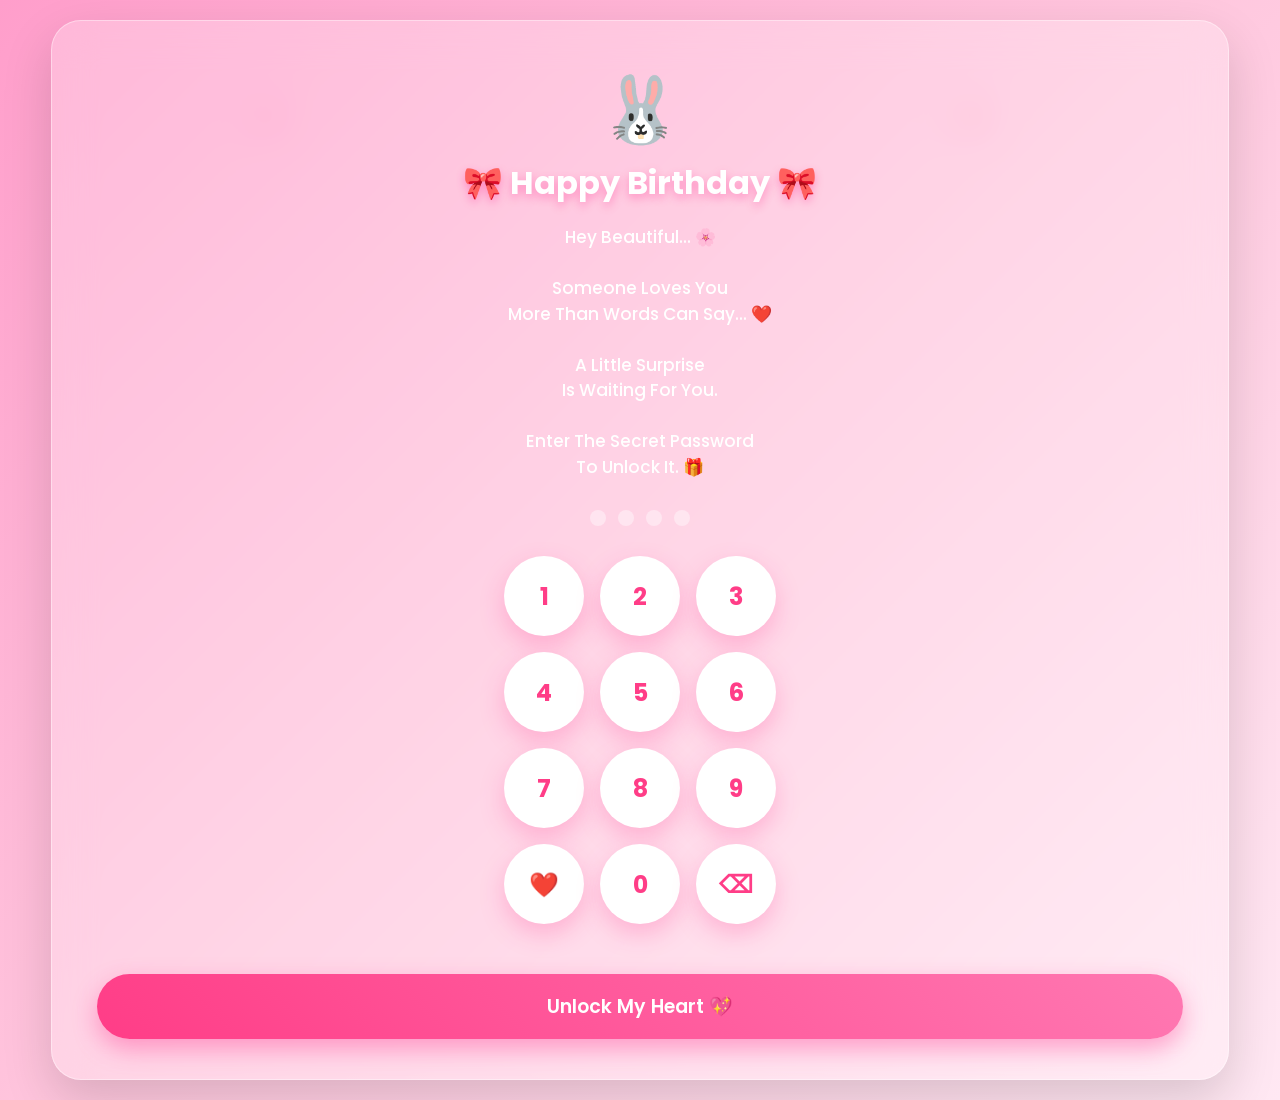
<file: index.html>
<!DOCTYPE html>
<html lang="en">
<head>
    <meta charset="UTF-8">
    <meta name="viewport" content="width=device-width, initial-scale=1.0">
    <title>Birthday Surprise ❤️</title>

    <link rel="stylesheet" href="style.css">

    <!-- Google Font -->
    <link href="https://fonts.googleapis.com/css2?family=Poppins:wght@300;400;600;700&display=swap" rel="stylesheet">
</head>

<body>

    <!-- Floating Hearts -->
    <div class="hearts"></div>

    <!-- Main Card -->
    <div class="container">

        <div class="card">

            <!-- Bunny -->
            <div class="bunny">🐰</div>

            <!-- Heading -->
            <h1>🎀 Happy Birthday 🎀</h1>

            <p class="message">
                Hey Beautiful... 🌸 <br><br>

                Someone Loves You <br>
                More Than Words Can Say... ❤️ <br><br>

                A Little Surprise <br>
                Is Waiting For You. <br><br>

                Enter The Secret Password <br>
                To Unlock It. 🎁
            </p>

            <!-- Password Dots -->
            <div class="dots">
                <span></span>
                <span></span>
                <span></span>
                <span></span>
            </div>

            <!-- Keypad -->
            <div class="keypad">

                <button>1</button>
                <button>2</button>
                <button>3</button>

                <button>4</button>
                <button>5</button>
                <button>6</button>

                <button>7</button>
                <button>8</button>
                <button>9</button>

                <button>❤️</button>
                <button>0</button>
                <button>⌫</button>

            </div>

            <button class="unlock-btn">
                Unlock My Heart 💖
            </button>

        </div>

    </div>

    <script src="script.js"></script>

</body>
</html>
</file>
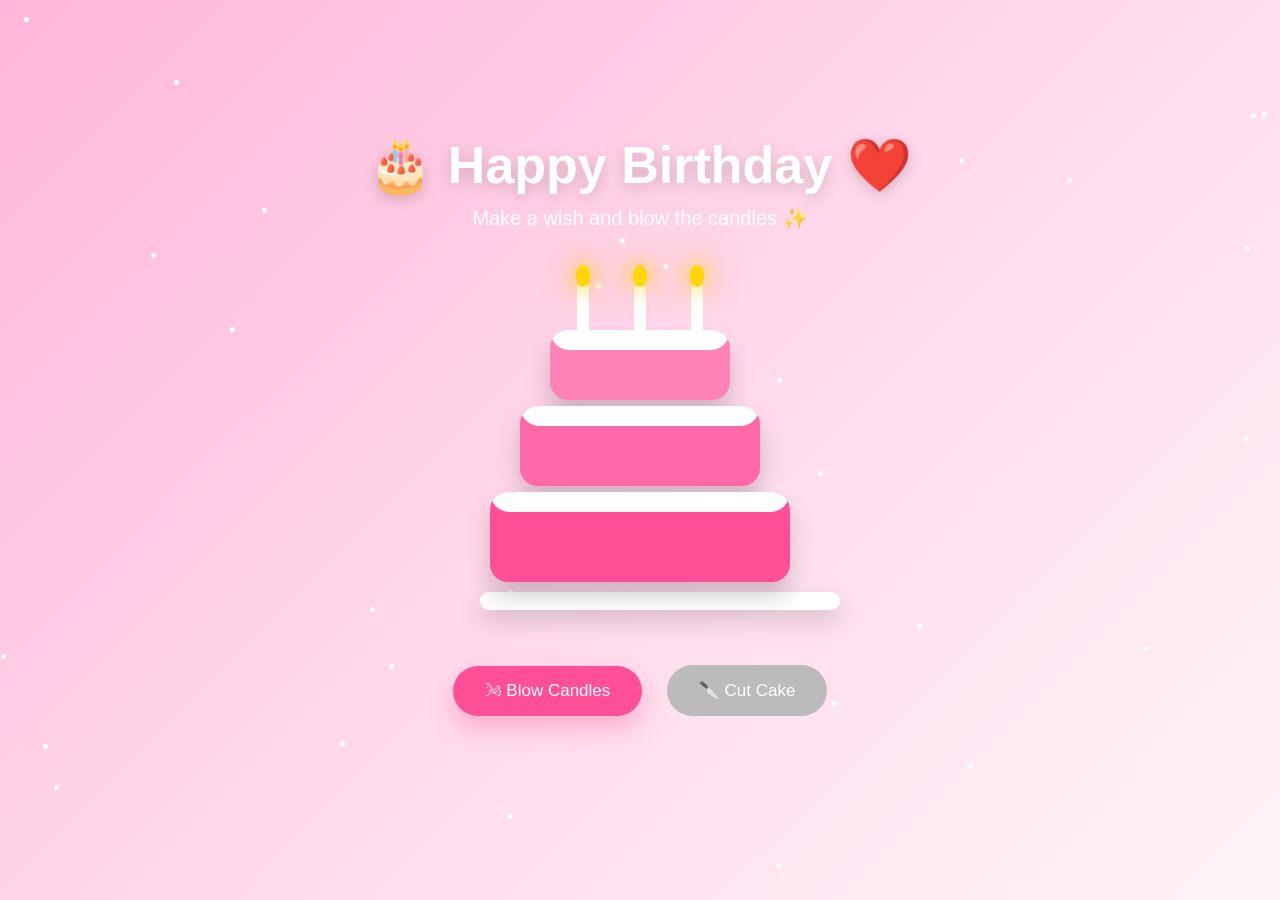
<file: cake.html>
<!DOCTYPE html>
<html lang="en">
<head>

    <meta charset="UTF-8">
    <meta name="viewport" content="width=device-width, initial-scale=1.0">

    <title>Birthday Cake 🎂</title>

    <link rel="stylesheet" href="cake.css">

</head>
<body>

    <!-- Background Effects -->

    <div id="floating-hearts"></div>
    <div id="floating-balloons"></div>
    <div id="sparkles"></div>
    <div id="confetti"></div>

    <!-- Main Container -->

    <div class="container">

        <h1>🎂 Happy Birthday ❤️</h1>

        <p>
            Make a wish and blow the candles ✨
        </p>

        <!-- Cake -->

        <div id="cake">

            <!-- Candles -->

            <div class="candles">

                <div class="candle">
                    <div class="flame"></div>
                </div>

                <div class="candle">
                    <div class="flame"></div>
                </div>

                <div class="candle">
                    <div class="flame"></div>
                </div>

            </div>

            <!-- Top Layer -->

            <div class="layer top">

                <div class="icing"></div>

            </div>

            <!-- Middle Layer -->

            <div class="layer middle">

                <div class="icing"></div>

            </div>

            <!-- Bottom Layer -->

            <div class="layer bottom">

                <div class="icing"></div>

            </div>

            <!-- Cake Plate -->

            <div class="plate"></div>

        </div>

        <!-- Buttons -->

        <div class="buttons">

            <button id="blowBtn">
                🌬 Blow Candles
            </button>

            <button id="cutBtn" disabled>
                🔪 Cut Cake
            </button>

        </div>

        <!-- Hidden Message -->

        <div id="message">

            <h2>🎉 Yayyy!! ❤️</h2>

            <p>
                🎉 Happy Birthday, Beautiful! ❤️

                Dil se dua karta hoon ki tumhari zindagi hamesha khushiyon se bhari rahe.
                Tumhare saare sapne sach ho jaayein,
                aur tumhari pyari si smile kabhi kam na ho. 💖

                Meri zindagi ki sabse khoobsurat yaadon mein
                tum hamesha ek khaas jagah rakhogi. 🌸

                Hamesha khush rehna, muskurate rehna,
                aur apni life mein hamesha aage badhte rehna.

                Happy Birthday Once Again! 🎂✨
            </p>

            <button id="nextBtn">
                🎊 Continue Celebration
            </button>

        </div>

    </div>

    <script src="cake.js"></script>

</body>
</html>
</file>
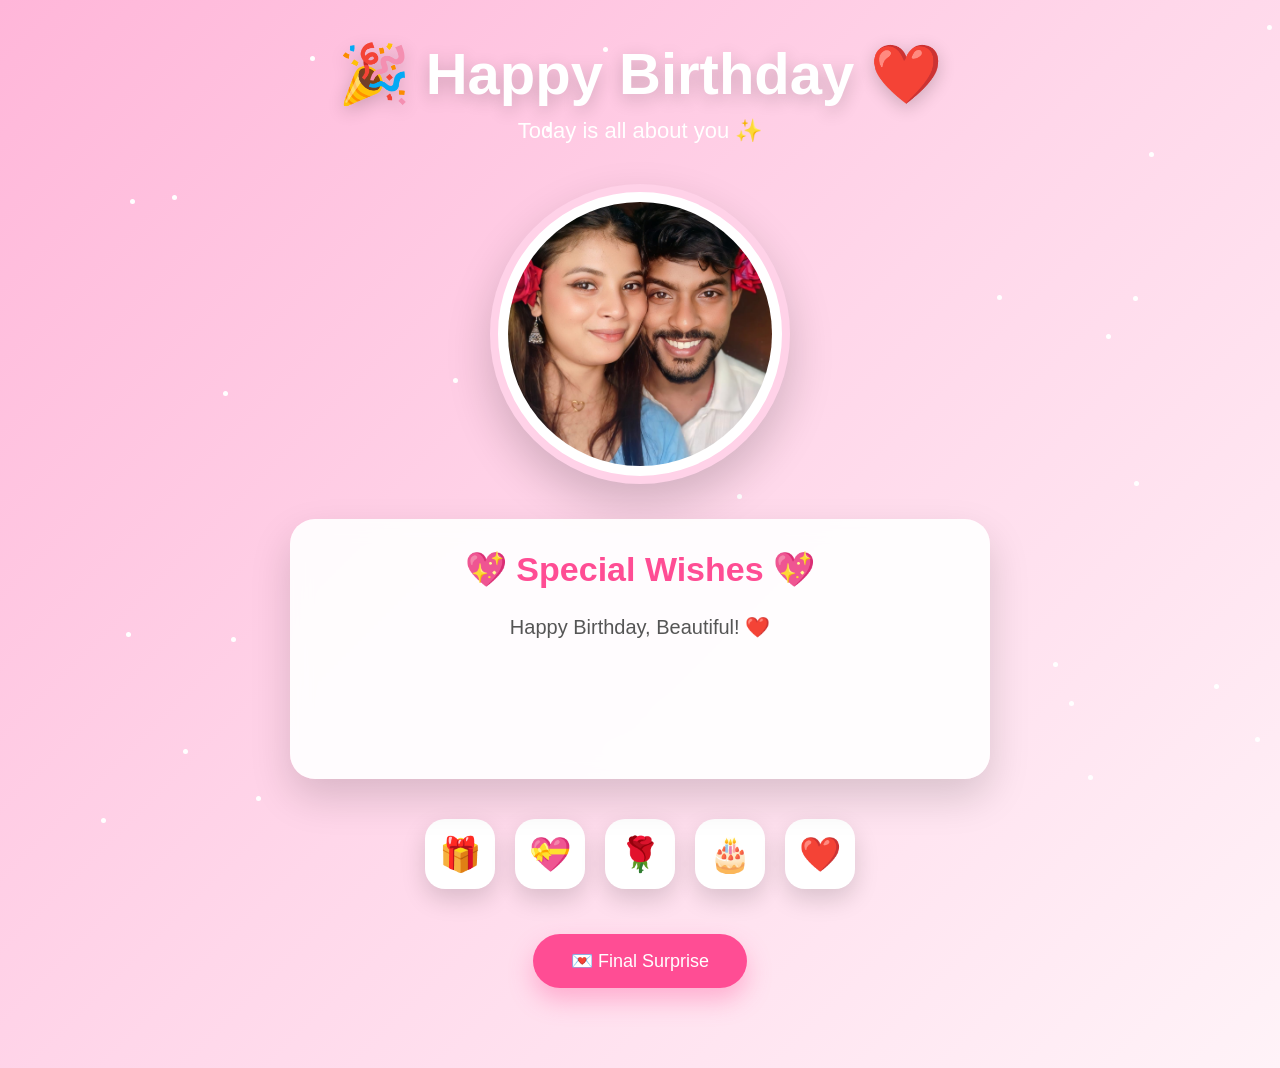
<file: celebration.html>
<!DOCTYPE html>
<html lang="en">
<head>

    <meta charset="UTF-8">
    <meta name="viewport" content="width=device-width, initial-scale=1.0">

    <title>Birthday Celebration 🎉</title>

    <link rel="stylesheet" href="celebration.css">

</head>
<body>

    <!-- Background Effects -->

    <div id="floating-hearts"></div>
    <div id="floating-balloons"></div>
    <div id="sparkles"></div>
    <div id="confetti"></div>

    <!-- Main Container -->

    <div class="container">

        <h1 id="title">
            🎉 Happy Birthday ❤️
        </h1>

        <p class="subtitle">
            Today is all about you ✨
        </p>

        <!-- Photo Frame -->

        <div class="photo-frame">

            <!-- Replace this image with your own -->

            <img src="images/photo6.jpg"
                 alt="Birthday Girl"
                 id="birthdayPhoto">

        </div>

        <!-- Wishes -->

        <div class="wish-box">

            <h2>💖 Special Wishes 💖</h2>

            <p id="typingText"></p>

        </div>

        <!-- Gift Icons -->

        <div class="gift-row">

            <div class="gift">🎁</div>
            <div class="gift">💝</div>
            <div class="gift">🌹</div>
            <div class="gift">🎂</div>
            <div class="gift">❤️</div>

        </div>

        <!-- Button -->

        <button id="nextBtn">

            💌 Final Surprise

        </button>

    </div>

    <!-- Optional Music -->

    <!--
    <audio id="birthdayMusic" autoplay loop>
        <source src="music/happy-birthday.mp3" type="audio/mpeg">
    </audio>
    -->

    <script src="celebration.js"></script>

</body>
</html>
</file>
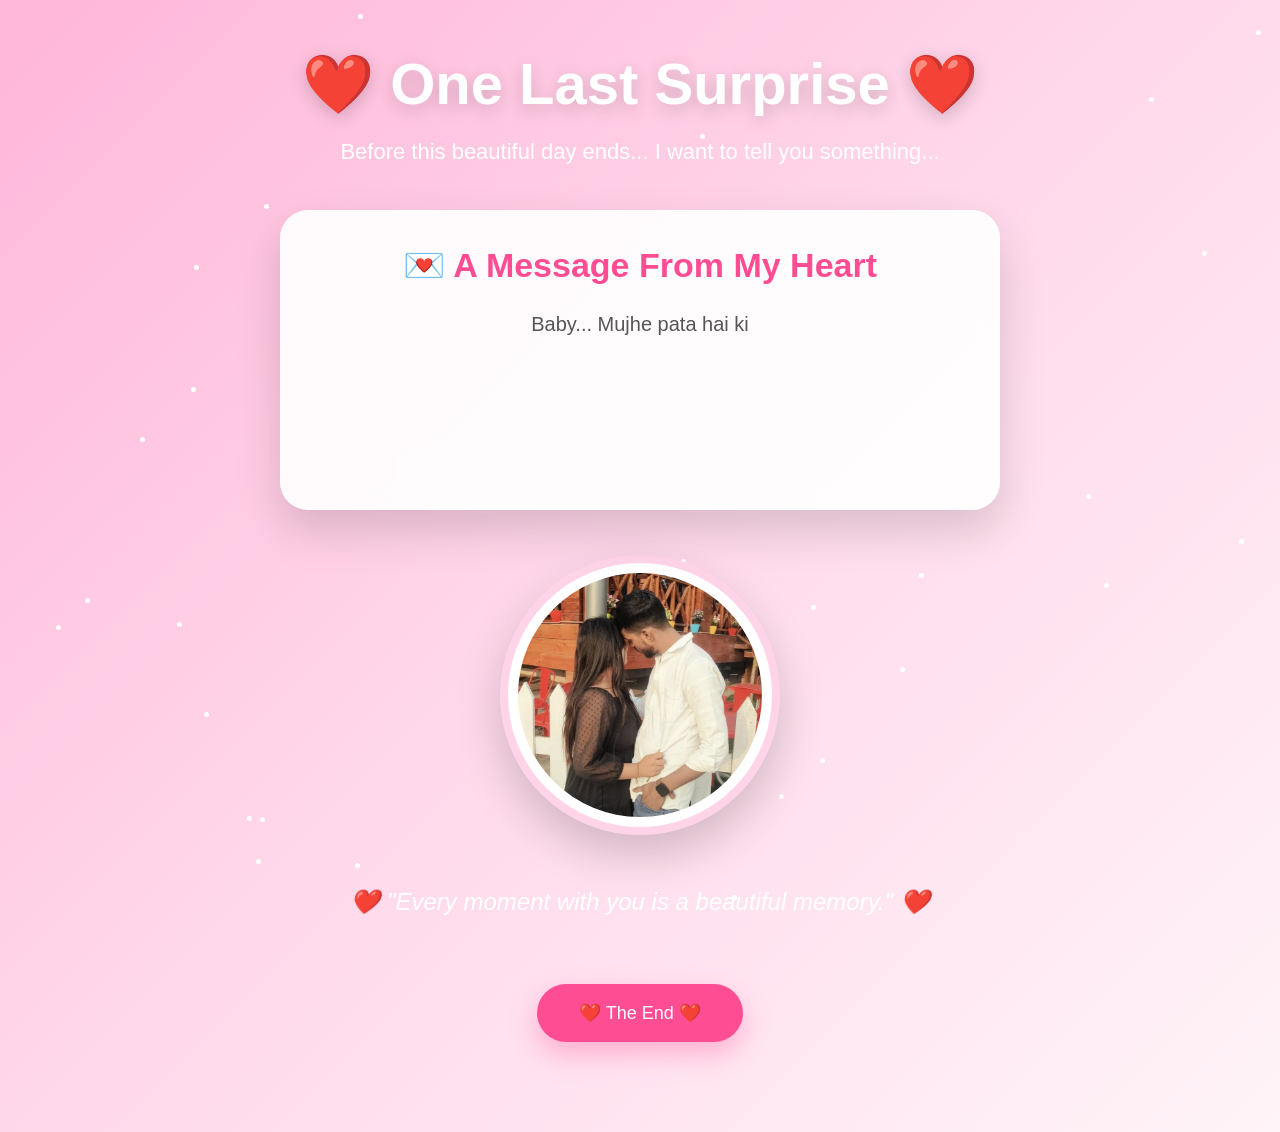
<file: final.html>
<!DOCTYPE html>
<html lang="en">
<head>

    <meta charset="UTF-8">

    <meta name="viewport"
          content="width=device-width, initial-scale=1.0">

    <title>Forever ❤️</title>

    <link rel="stylesheet" href="final.css">

</head>

<body>

    <!-- Background Effects -->

    <div id="fireworks"></div>

    <div id="floating-hearts"></div>

    <div id="rose-petals"></div>

    <div id="sparkles"></div>

    <!-- Main Container -->

    <div class="container">

        <h1 id="mainTitle">

            ❤️ One Last Surprise ❤️

        </h1>

        <p class="subtitle">

            Before this beautiful day ends...

            I want to tell you something...

        </p>

        <!-- Glass Card -->

        <div class="message-card">

            <h2>

                💌 A Message From My Heart

            </h2>

            <p id="typingMessage"></p>

        </div>

        <!-- Photo -->

        <div class="photo-box">

            <!-- Replace with your image -->

            <img src="images/photo4.jpg"
                 id="finalPhoto"
                 alt="Special Memory">

        </div>

        <!-- Quote -->

        <div class="quote">

            ❤️

            "Every moment with you is

            a beautiful memory."

            ❤️

        </div>

        <!-- End Button -->

        <button id="endBtn">

            ❤️ The End ❤️

        </button>

    </div>

    <!-- Optional Music -->

    <!--

    <audio id="bgMusic"
           autoplay
           loop>

        <source src="music/final.mp3"
                type="audio/mpeg">

    </audio>

    -->

    <script src="final.js"></script>

</body>
</html>
</file>
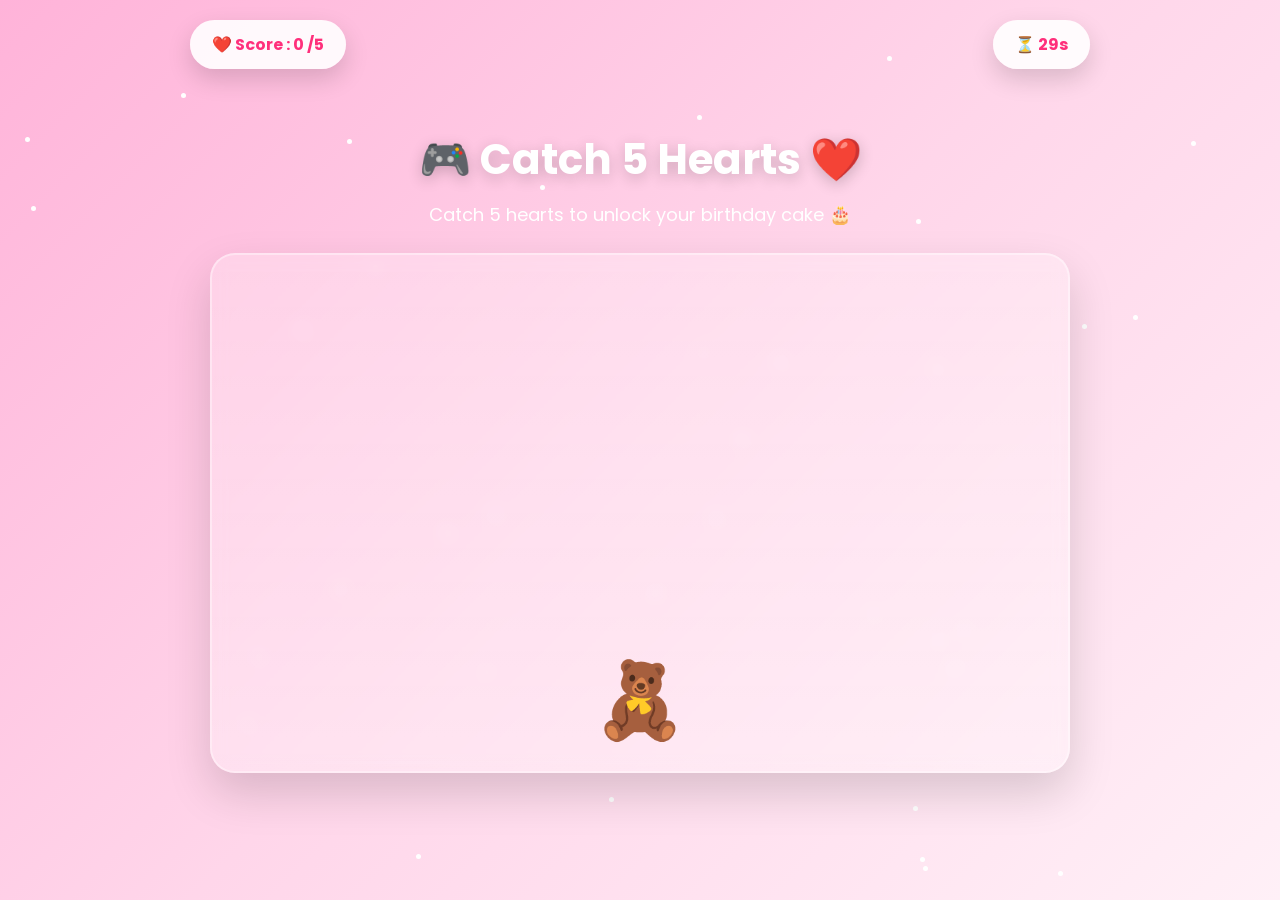
<file: game.html>
<!DOCTYPE html>
<html lang="en">

<head>

    <meta charset="UTF-8">

    <meta name="viewport"
          content="width=device-width, initial-scale=1.0">

    <title>Mini Game ❤️</title>

    <link rel="stylesheet" href="game.css">

    <link href="https://fonts.googleapis.com/css2?family=Poppins:wght@300;400;600;700&display=swap"
          rel="stylesheet">

</head>

<body>

    <!-- Floating Hearts -->
    <div id="floating-hearts"></div>

    <!-- Floating Balloons -->
    <div id="floating-balloons"></div>

    <!-- Sparkles -->
    <div id="sparkles"></div>

    <!-- Top Bar -->

    <div class="top-bar">

        <div class="score-box">

            ❤️ Score :
            <span id="score">
                0
            </span>
            /5

        </div>

        <div class="timer-box">

            ⏳
            <span id="timer">
                30
            </span>s

        </div>

    </div>

    <!-- Main Container -->

    <div class="container">

        <h1>

            🎮 Catch 5 Hearts ❤️

        </h1>

        <p>

            Catch 5 hearts to unlock your birthday cake 🎂

        </p>

        <!-- Game Area -->

        <div id="gameArea">

            <!-- Falling Hearts -->
            <div id="heartContainer"></div>

            <!-- Teddy -->

            <div id="player">

                🧸

            </div>

        </div>

        <!-- Win Message -->

        <div id="winBox">

            <h2>

                🎉 You Did It ❤️

            </h2>

            <p>

                Your Birthday Cake Is Ready 🎂

            </p>

            <button id="nextBtn">

                Continue 🎂

            </button>

        </div>

    </div>

    <script src="game.js"></script>

</body>

</html>
</file>
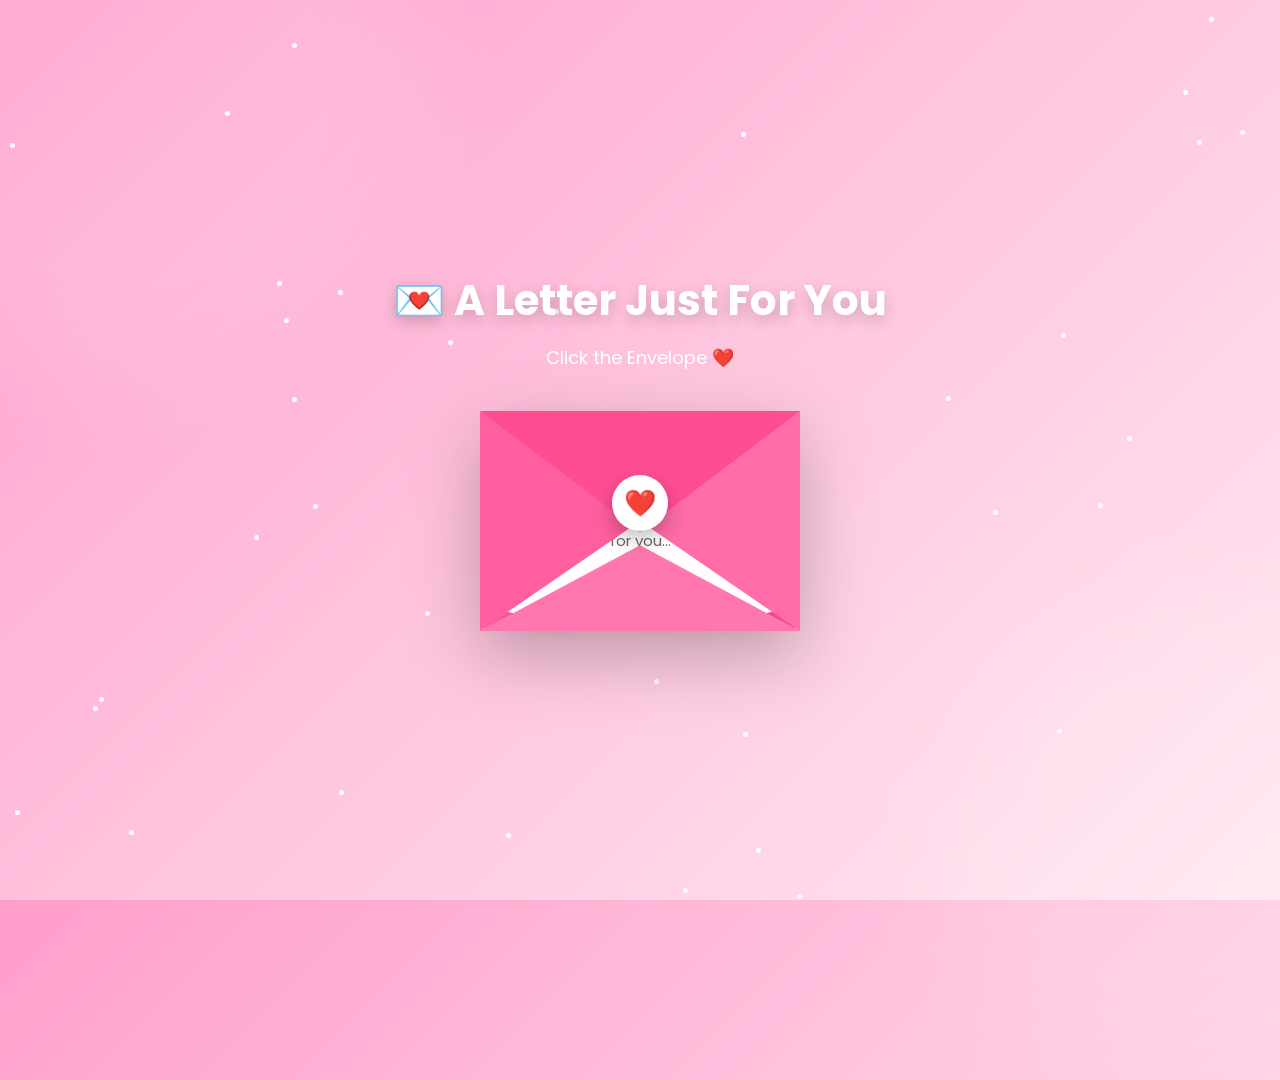
<file: letter.html>
<!DOCTYPE html>
<html lang="en">

<head>

    <meta charset="UTF-8">

    <meta name="viewport" content="width=device-width, initial-scale=1.0">

    <title>Letter For You ❤️</title>

    <link rel="stylesheet" href="letter.css">

    <link href="https://fonts.googleapis.com/css2?family=Poppins:wght@300;400;500;600;700&display=swap" rel="stylesheet">

</head>

<body>

    <!-- Floating Hearts -->
    <div id="floating-hearts"></div>

    <!-- Floating Balloons -->
    <div id="floating-balloons"></div>

    <!-- Sparkles -->
    <div id="sparkles"></div>

    <!-- Main Container -->
    <div class="container">

        <h1>
            💌 A Letter Just For You
        </h1>

        <p class="subtitle">
            Click the Envelope ❤️
        </p>

        <!-- Premium Envelope -->
        <div id="envelope" class="envelope">

            <!-- Back -->
            <div class="back"></div>

            <!-- Letter Inside -->
            <div class="letter-paper">

                <div class="paper-content">

                    <h2>Dear Beautiful ❤️</h2>

                    <p>
                        A special message is waiting for you...
                    </p>

                </div>

            </div>

            <!-- Envelope Folds -->

            <div class="left-fold"></div>

            <div class="right-fold"></div>

            <div class="bottom-fold"></div>

            <div class="top-fold"></div>

            <!-- Heart Seal -->

            <div class="seal">

                ❤️

            </div>

        </div>

        <!-- Real Letter -->

        <div id="letter" class="letter">

            <h2>
                Dear Beautiful ❤️
            </h2>

            <p id="letterText"></p>

            <button id="nextBtn">

                🎂 let's play game ❤️

            </button>

        </div>

    </div>

    <script src="letter.js"></script>

</body>

</html>
</file>
<file: style.css>
/* Google Font */
@import url('https://fonts.googleapis.com/css2?family=Poppins:wght@300;400;500;600;700&display=swap');

*{
    margin:0;
    padding:0;
    box-sizing:border-box;
    font-family:'Poppins',sans-serif;
}

body{

    min-height:100vh;

    display:flex;
    justify-content:center;
    align-items:center;

    background:linear-gradient(135deg,#ff9ecb,#ffc7de,#ffe8f3);

    overflow-y:auto;

    overflow-x:hidden;
}

/* Floating Hearts */

.hearts{
    position:absolute;
    width:100%;
    height:100%;
    overflow:hidden;
}

.hearts::before,
.hearts::after{

    content:"❤";

    position:absolute;

    color:#ff4f91;

    font-size:30px;

    animation:float 10s linear infinite;

    opacity:.5;
}

.hearts::before{

    left:20%;
    animation-duration:9s;

}

.hearts::after{

    left:75%;
    animation-duration:12s;

}

@keyframes float{

    0%{
        transform:translateY(100vh) scale(.5);
    }

    100%{
        transform:translateY(-120vh) scale(1.5);
    }

}

/* Container */

.container{

    width:100%;
    display:flex;
    justify-content:center;
    align-items:center;
    padding:20px;

}

/* Glass Card */

.card{

    width: 580px;
    min-width: 95%;
    
    background:rgba(255,255,255,.25);
    backdrop-filter:blur(20px);

    border:1px solid rgba(255,255,255,.4);
    border-radius:30px;

    padding:40px 45px;

    text-align:center;

    box-shadow:0 20px 50px rgba(0,0,0,.15);

}

/* Bunny */

.bunny{

    font-size:65px;

    animation:bunny 2s ease-in-out infinite;

}

@keyframes bunny{

    0%,100%{

        transform:translateY(0);

    }

    50%{

        transform:translateY(-12px);

    }

}

h1{

    margin: top 10px;

    color:#fff;

    font-size:32px;

    text-shadow:0 4px 10px rgba(255,0,120,.3);

}

.message{

    margin:18px 0;

    color:white;

    line-height:1.5;

    font-size:17px;

    font-weight:500;

}

/* Password Dots */

.dots{

    display:flex;

    justify-content:center;

    gap:12px;

    margin:30px 0;

}

.dots span{

    width:16px;

    height:16px;

    border-radius:50%;

    background:white;

    opacity:.4;

}

/* Keypad */

.keypad{

    display:grid;
    grid-template-columns:repeat(3,80px);
    gap:16px;
    justify-content:center;
    margin:15px 0 20px;
}

/* Buttons */

.keypad button{

    width:80px;

    height:80px;

    border:none;

    border-radius:50%;

    background:white;

    color:#ff3d87;

    font-size:24px;

    font-weight:bold;

    cursor:pointer;

    transition:.3s;

    box-shadow:0 10px 25px rgba(255,50,140,.25);

}

.keypad button:hover{

    transform:translateY(-5px) scale(1.05);

    background:#ff4f91;

    color:white;

}

/* Unlock Button */

.unlock-btn{

    margin-top:30px;

    width:100%;

    padding:18px;

    border:none;

    border-radius:50px;

    background:linear-gradient(45deg,#ff3d87,#ff78b2);

    color:white;

    font-size:19px;

    font-weight:600;

    cursor:pointer;

    transition:.3s;

    box-shadow:0 10px 25px rgba(255,50,140,.4);

}

.unlock-btn:hover{

    transform:translateY(-4px);

    box-shadow:0 15px 35px rgba(255,50,140,.5);

}

/* Responsive */

@media(max-width:500px){

.card{

width:95%;
padding:30px 20px;

}

.keypad{

grid-template-columns:repeat(3,70px);

gap:15px;

}

.keypad button{

width:70px;
height:70px;

}

h1{

font-size:30px;

}

.message{

font-size:15px;

}

}
</file>
<file: cake.css>
/* =========================
   Reset
========================= */

*{
    margin:0;
    padding:0;
    box-sizing:border-box;
    font-family:'Poppins',sans-serif;
}

body{

    min-height:100vh;
    overflow-x:hidden;
     overflow-y:auto;

    display:flex;
    justify-content:center;
    align-items:flex-start;

    background:linear-gradient(135deg,#ffb6d9,#ffd9eb,#fff3f8);

    position:relative;

}

/* =========================
   Background Containers
========================= */

#floating-hearts,
#floating-balloons,
#sparkles,
#confetti{

    position:fixed;
    inset:0;
    overflow:hidden;
    pointer-events:none;

}

/* =========================
   Container
========================= */

.container{

    width:100%;
    max-width:900px;

    text-align:center;
        
    padding:40px 20px 80px;

    margin:auto;
    
    z-index:5;

}

.container h1{

    color:#fff;
    font-size:52px;

    text-shadow:0 4px 15px rgba(0,0,0,.18);

    margin-bottom:10px;

}

.container p{

    color:#fff;
    font-size:20px;

    margin-bottom:35px;

}

/* =========================
   Cake
========================= */

#cake{

    position:relative;

    width:320px;

    margin:auto;

    margin-top:30px;

}

/* =========================
   Candles
========================= */

.candles{

    display:flex;

    justify-content:space-around;

    width:170px;

    margin:auto;

    position:relative;

    top:18px;

    z-index:50;

}

.candle{

    width:12px;

    height:65px;

    background:#ffffff;

    border-radius:8px;

    position:relative;

}

.flame{

    position:absolute;

    top:-18px;

    left:50%;

    transform:translateX(-50%);

    width:14px;

    height:22px;

    background:gold;

    border-radius:50% 50% 50% 50%;

    box-shadow:

    0 0 20px gold,

    0 0 40px orange;

    animation:flicker .25s infinite alternate;

}

@keyframes flicker{

    from{

        transform:translateX(-50%) scale(1);

    }

    to{

        transform:translateX(-50%) scale(.82);

    }

}

/* =========================
   Cake Layers
========================= */

.layer{

    position:relative;

    margin:auto;

    border-radius:18px;

    overflow:hidden;

    box-shadow:0 15px 25px rgba(0,0,0,.18);

}

.top{

    width:180px;

    height:70px;

    background:#ff82b8;

}

.middle{

    width:240px;

    height:80px;

    background:#ff69a9;

    margin-top:6px;

}

.bottom{

    width:300px;

    height:90px;

    background:#ff4f97;

    margin-top:6px;

}

/* =========================
   Icing
========================= */

.icing{

    position:absolute;

    top:0;

    width:100%;

    height:20px;

    background:#fff;

    border-radius:0 0 20px 20px;

}

/* =========================
   Plate
========================= */

.plate{

    width:360px;

    height:18px;

    margin:auto;

    margin-top:10px;

    background:#ffffff;

    border-radius:50px;

    box-shadow:0 10px 25px rgba(0,0,0,.18);

}

/* =========================
   Buttons
========================= */

.buttons{

    margin-top:45px;

}

button{

    border:none;

    padding:15px 32px;

    margin:10px;

    border-radius:40px;

    font-size:17px;

    cursor:pointer;

    color:#fff;

    background:#ff4f97;

    transition:.3s;

    box-shadow:0 12px 25px rgba(255,79,151,.35);

}

button:hover{

    transform:translateY(-4px);

}

button:disabled{

    background:#bbb;

    cursor:not-allowed;

    box-shadow:none;

}

/* =========================
   Hidden Message
========================= */

#message{

    display:none;

    width:90%;

    max-width:650px;

    margin:35px auto 0;

    padding:30px;

    background:rgba(255,255,255,.95);

    border-radius:25px;

    box-shadow:0 20px 40px rgba(0,0,0,.15);

}

#message h2{

    color:#ff4f97;

    margin-bottom:15px;

}

#message p{

    color:#555;

    line-height:1.8;

}
/* =========================
   Floating Hearts ❤️
========================= */

.heart-float{

    position:absolute;
    bottom:-60px;
    opacity:.9;
    animation:heartFloat linear forwards;

}

@keyframes heartFloat{

    0%{

        transform:translateY(0) scale(.5);
        opacity:0;

    }

    20%{

        opacity:1;

    }

    100%{

        transform:translateY(-120vh) scale(1.4);
        opacity:0;

    }

}

/* =========================
   Floating Balloons 🎈
========================= */

.balloon{

    position:absolute;
    bottom:-120px;

    width:45px;
    height:60px;

    border-radius:50%;

    animation:balloonFloat linear forwards;

    box-shadow:0 10px 20px rgba(0,0,0,.18);

}

.balloon::after{

    content:"";

    position:absolute;

    left:50%;

    top:58px;

    width:2px;

    height:65px;

    background:#fff;

    transform:translateX(-50%);

}

.balloon.red{

    background:#ff4f97;

}

.balloon.pink{

    background:#ff9cc9;

}

.balloon.white{

    background:#fff;

}

@keyframes balloonFloat{

    from{

        transform:translateY(0);

    }

    to{

        transform:translateY(-125vh);

    }

}

/* =========================
   Sparkles ✨
========================= */

.sparkle{

    position:absolute;

    width:5px;

    height:5px;

    border-radius:50%;

    background:#fff;

    animation:sparkle 2.5s infinite;

}

@keyframes sparkle{

    0%,100%{

        opacity:.2;

        transform:scale(.5);

    }

    50%{

        opacity:1;

        transform:scale(1.8);

    }

}

/* =========================
   Confetti 🎉
========================= */

.confetti{

    position:absolute;

    width:10px;

    height:18px;

    border-radius:3px;

    animation:confettiFall linear forwards;

}

@keyframes confettiFall{

    from{

        transform:translateY(-40px) rotate(0deg);

        opacity:1;

    }

    to{

        transform:translateY(110vh) rotate(720deg);

        opacity:0;

    }

}

/* =========================
   Cake Cut Animation 🍰
========================= */

#cake.cut{

    animation:cakeCut .8s ease forwards;

}

@keyframes cakeCut{

    0%{

        transform:scale(1);

    }

    30%{

        transform:rotate(-2deg);

    }

    60%{

        transform:rotate(2deg);

    }

    100%{

        transform:scale(.96);

    }

}

/* =========================
   Flame Off 🔥
========================= */

.flame.off{

    opacity:0;

    transform:translateX(-50%) scale(0);

    transition:.4s;

}

/* =========================
   Message Show
========================= */

#message.show{

    display:block;

    animation:popup .6s ease;

}

@keyframes popup{

    from{

        opacity:0;

        transform:translateY(30px);

    }

    to{

        opacity:1;

        transform:translateY(0);

    }

}

/* =========================
   Responsive
========================= */

@media(max-width:768px){

    .container h1{

        font-size:38px;

    }

    .container p{

        font-size:17px;

    }

    #cake{

        transform:scale(.85);

    }

    button{

        width:90%;

        max-width:280px;

    }

}

@media(max-width:480px){

    #cake{

        transform:scale(.72);

    }

    .container h1{

        font-size:30px;

    }

    .container p{

        font-size:15px;

    }

    #message{

        padding:20px;

    }

}
</file>
<file: celebration.css>
/* =========================
   Reset
========================= */

*{
    margin:0;
    padding:0;
    box-sizing:border-box;
    font-family:'Poppins',sans-serif;
}

body{

    min-height:100vh;

    overflow-x:hidden;

    background:linear-gradient(135deg,#ffb6d9,#ffd7ea,#fff3f8);

    display:flex;

    justify-content:center;

    align-items:flex-start;

    position:relative;

}

/* =========================
   Background Containers
========================= */

#floating-hearts,
#floating-balloons,
#sparkles,
#confetti{

    position:fixed;

    inset:0;

    overflow:hidden;

    pointer-events:none;

}

/* =========================
   Main Container
========================= */

.container{

    width:100%;

    max-width:900px;

    padding:40px 20px 80px;

    margin:auto;

    text-align:center;

    z-index:10;

}

#title{

    color:#fff;

    font-size:58px;

    font-weight:700;

    text-shadow:0 5px 18px rgba(0,0,0,.2);

    margin-bottom:10px;

}

.subtitle{

    color:#fff;

    font-size:22px;

    margin-bottom:40px;

}

/* =========================
   Photo Frame
========================= */

.photo-frame{

    width:300px;

    height:300px;

    margin:0 auto 35px;

    padding:10px;

    background:#fff;

    border-radius:50%;

    box-shadow:0 20px 45px rgba(0,0,0,.18);

    overflow:hidden;

    border:8px solid #ffd2e8;

}

.photo-frame img{

    width:100%;

    height:100%;

    object-fit:cover;

    border-radius:50%;

}

/* =========================
   Wish Box
========================= */

.wish-box{

    width:90%;

    max-width:700px;

    margin:auto;

    background:rgba(255,255,255,.92);

    backdrop-filter:blur(10px);

    border-radius:25px;

    padding:30px;

    box-shadow:0 18px 40px rgba(0,0,0,.15);

}

.wish-box h2{

    color:#ff4d94;

    margin-bottom:20px;

    font-size:34px;

}

#typingText{

    font-size:20px;

    color:#555;

    line-height:1.8;

    min-height:140px;

}

/* =========================
   Gift Row
========================= */

.gift-row{

    display:flex;

    justify-content:center;

    align-items:center;

    gap:20px;

    flex-wrap:wrap;

    margin-top:40px;

}

.gift{

    width:70px;

    height:70px;

    border-radius:20px;

    background:#fff;

    display:flex;

    justify-content:center;

    align-items:center;

    font-size:34px;

    box-shadow:0 10px 25px rgba(0,0,0,.15);

    transition:.3s;

}

.gift:hover{

    transform:translateY(-8px) rotate(8deg);

}

/* =========================
   Button
========================= */

#nextBtn{

    margin-top:45px;

    padding:16px 38px;

    border:none;

    border-radius:40px;

    background:#ff4d94;

    color:#fff;

    font-size:18px;

    cursor:pointer;

    transition:.3s;

    box-shadow:0 12px 25px rgba(255,77,148,.35);

}

#nextBtn:hover{

    transform:translateY(-4px);

    background:#ff2f7d;

}
/* =========================
   Floating Hearts ❤️
========================= */

.heart-float{

    position:absolute;
    bottom:-60px;
    opacity:.9;
    animation:heartFloat linear forwards;

}

@keyframes heartFloat{

    0%{
        transform:translateY(0) scale(.5);
        opacity:0;
    }

    20%{
        opacity:1;
    }

    100%{
        transform:translateY(-120vh) scale(1.4);
        opacity:0;
    }

}

/* =========================
   Floating Balloons 🎈
========================= */

.balloon{

    position:absolute;

    bottom:-120px;

    width:45px;
    height:60px;

    border-radius:50%;

    animation:balloonFloat linear forwards;

    box-shadow:0 8px 18px rgba(0,0,0,.18);

}

.balloon::after{

    content:"";

    position:absolute;

    left:50%;

    top:58px;

    width:2px;

    height:65px;

    background:#fff;

    transform:translateX(-50%);

}

.balloon.red{

    background:#ff4d94;

}

.balloon.pink{

    background:#ff9cc9;

}

.balloon.white{

    background:#fff;

}

@keyframes balloonFloat{

    from{

        transform:translateY(0);

    }

    to{

        transform:translateY(-125vh);

    }

}

/* =========================
   Sparkles ✨
========================= */

.sparkle{

    position:absolute;

    width:5px;

    height:5px;

    border-radius:50%;

    background:#fff;

    animation:sparkle 2.5s infinite;

}

@keyframes sparkle{

    0%,100%{

        opacity:.2;

        transform:scale(.5);

    }

    50%{

        opacity:1;

        transform:scale(1.8);

    }

}

/* =========================
   Confetti 🎉
========================= */

.confetti{

    position:absolute;

    width:10px;

    height:18px;

    border-radius:3px;

    animation:confettiFall linear forwards;

}

@keyframes confettiFall{

    from{

        transform:translateY(-40px) rotate(0deg);

        opacity:1;

    }

    to{

        transform:translateY(110vh) rotate(720deg);

        opacity:0;

    }

}

/* =========================
   Floating Gift Animation 🎁
========================= */

.gift{

    animation:giftBounce 2s infinite;

}

.gift:nth-child(2){

    animation-delay:.3s;

}

.gift:nth-child(3){

    animation-delay:.6s;

}

.gift:nth-child(4){

    animation-delay:.9s;

}

.gift:nth-child(5){

    animation-delay:1.2s;

}

@keyframes giftBounce{

    0%,100%{

        transform:translateY(0);

    }

    50%{

        transform:translateY(-12px);

    }

}

/* =========================
   Photo Glow
========================= */

.photo-frame{

    animation:photoGlow 3s infinite alternate;

}

@keyframes photoGlow{

    from{

        box-shadow:
        0 0 20px rgba(255,255,255,.5),
        0 20px 40px rgba(0,0,0,.18);

    }

    to{

        box-shadow:
        0 0 40px rgba(255,255,255,.9),
        0 20px 40px rgba(0,0,0,.18);

    }

}

/* =========================
   Button Glow
========================= */

#nextBtn{

    animation:pulseBtn 2s infinite;

}

@keyframes pulseBtn{

    0%,100%{

        transform:scale(1);

    }

    50%{

        transform:scale(1.05);

    }

}

/* =========================
   Responsive
========================= */

@media(max-width:768px){

    #title{

        font-size:40px;

    }

    .subtitle{

        font-size:18px;

    }

    .photo-frame{

        width:220px;

        height:220px;

    }

    .wish-box{

        padding:22px;

    }

    .wish-box h2{

        font-size:28px;

    }

    #typingText{

        font-size:17px;

    }

}

@media(max-width:480px){

    #title{

        font-size:32px;

    }

    .subtitle{

        font-size:16px;

    }

    .photo-frame{

        width:180px;

        height:180px;

    }

    .gift{

        width:58px;

        height:58px;

        font-size:28px;

    }

    #nextBtn{

        width:90%;

        font-size:17px;

    }

}
</file>
<file: final.css>
/* =========================
   Reset
========================= */

*{
    margin:0;
    padding:0;
    box-sizing:border-box;
    font-family:'Poppins',sans-serif;
}

body{

    min-height:100vh;

    overflow-x:hidden;

    background:linear-gradient(135deg,#ffb6d9,#ffd9eb,#fff4f8);

    display:flex;

    justify-content:center;

    align-items:flex-start;

    position:relative;

}

/* =========================
   Background Containers
========================= */

#fireworks,
#floating-hearts,
#rose-petals,
#sparkles{

    position:fixed;

    inset:0;

    overflow:hidden;

    pointer-events:none;

}

/* =========================
   Main Container
========================= */

.container{

    width:100%;

    max-width:900px;

    padding:50px 20px 90px;

    text-align:center;

    z-index:10;

}

#mainTitle{

    font-size:58px;

    color:#fff;

    text-shadow:0 5px 18px rgba(0,0,0,.18);

    margin-bottom:15px;

}

.subtitle{

    color:#fff;

    font-size:22px;

    margin-bottom:40px;

    line-height:1.7;

}

/* =========================
   Glass Card
========================= */

.message-card{

    width:90%;

    max-width:720px;

    margin:auto;

    background:rgba(255,255,255,.92);

    backdrop-filter:blur(12px);

    border-radius:28px;

    padding:35px;

    box-shadow:0 20px 45px rgba(0,0,0,.15);

}

.message-card h2{

    color:#ff4d94;

    font-size:34px;

    margin-bottom:20px;

}

#typingMessage{

    color:#555;

    font-size:20px;

    line-height:1.9;

    min-height:170px;

}

/* =========================
   Photo
========================= */

.photo-box{

    width:280px;

    height:280px;

    margin:45px auto;

    padding:10px;

    border-radius:50%;

    background:#fff;

    border:8px solid #ffd3e8;

    overflow:hidden;

    box-shadow:0 20px 45px rgba(0,0,0,.18);

}

.photo-box img{

    width:100%;

    height:100%;

    object-fit:cover;

    border-radius:50%;

}

/* =========================
   Quote
========================= */

.quote{

    width:90%;

    max-width:700px;

    margin:20px auto;

    color:#fff;

    font-size:24px;

    font-style:italic;

    line-height:1.8;

}

/* =========================
   End Button
========================= */

#endBtn{

    margin-top:40px;

    padding:18px 42px;

    border:none;

    border-radius:40px;

    background:#ff4d94;

    color:#fff;

    font-size:18px;

    cursor:pointer;

    transition:.3s;

    box-shadow:0 12px 28px rgba(255,77,148,.35);

}

#endBtn:hover{

    transform:translateY(-5px);

    background:#ff2f7d;

}
/* =========================
   Floating Hearts ❤️
========================= */

.heart-float{

    position:absolute;
    bottom:-60px;
    opacity:.9;
    animation:heartFloat linear forwards;

}

@keyframes heartFloat{

    0%{
        transform:translateY(0) scale(.5);
        opacity:0;
    }

    20%{
        opacity:1;
    }

    100%{
        transform:translateY(-120vh) scale(1.4);
        opacity:0;
    }

}

/* =========================
   Rose Petals 🌹
========================= */

.petal{

    position:absolute;

    top:-50px;

    font-size:24px;

    animation:petalFall linear forwards;

}

@keyframes petalFall{

    0%{

        transform:translateY(0) rotate(0deg);

        opacity:1;

    }

    100%{

        transform:
        translateY(120vh)
        translateX(60px)
        rotate(720deg);

        opacity:0;

    }

}

/* =========================
   Sparkles ✨
========================= */

.sparkle{

    position:absolute;

    width:5px;

    height:5px;

    border-radius:50%;

    background:#fff;

    animation:sparkle 2.5s infinite;

}

@keyframes sparkle{

    0%,100%{

        opacity:.2;

        transform:scale(.5);

    }

    50%{

        opacity:1;

        transform:scale(1.8);

    }

}

/* =========================
   Fireworks 🎆
========================= */

.firework{

    position:absolute;

    width:8px;

    height:8px;

    border-radius:50%;

    animation:firework 1.8s ease-out forwards;

}

@keyframes firework{

    0%{

        transform:scale(0);

        opacity:1;

    }

    50%{

        transform:scale(8);

        opacity:1;

    }

    100%{

        transform:scale(14);

        opacity:0;

    }

}

/* =========================
   Photo Glow
========================= */

.photo-box{

    animation:photoGlow 3s infinite alternate;

}

@keyframes photoGlow{

    from{

        box-shadow:
        0 0 20px rgba(255,255,255,.5),
        0 20px 40px rgba(0,0,0,.18);

    }

    to{

        box-shadow:
        0 0 45px rgba(255,255,255,.95),
        0 20px 40px rgba(0,0,0,.18);

    }

}

/* =========================
   Message Card Animation
========================= */

.message-card{

    animation:fadeUp 1s ease;

}

@keyframes fadeUp{

    from{

        opacity:0;

        transform:translateY(30px);

    }

    to{

        opacity:1;

        transform:translateY(0);

    }

}

/* =========================
   End Button Glow
========================= */

#endBtn{

    animation:pulse 2s infinite;

}

@keyframes pulse{

    0%,100%{

        transform:scale(1);

    }

    50%{

        transform:scale(1.05);

    }

}

/* =========================
   Responsive
========================= */

@media(max-width:768px){

    #mainTitle{

        font-size:40px;

    }

    .subtitle{

        font-size:18px;

    }

    .photo-box{

        width:220px;

        height:220px;

    }

    .message-card{

        padding:25px;

    }

    .message-card h2{

        font-size:28px;

    }

    #typingMessage{

        font-size:17px;

    }

}

@media(max-width:480px){

    #mainTitle{

        font-size:30px;

    }

    .subtitle{

        font-size:16px;

    }

    .photo-box{

        width:180px;

        height:180px;

    }

    .quote{

        font-size:18px;

    }

    #endBtn{

        width:90%;

        font-size:17px;

    }

}
</file>
<file: game.css>
/* =========================
   Reset
========================= */

*{
    margin:0;
    padding:0;
    box-sizing:border-box;
    font-family:'Poppins',sans-serif;
}

body{

    min-height:100vh;

    overflow:hidden;

    background:linear-gradient(135deg,#ffb3d9,#ffd6ea,#fff0f7);

    display:flex;

    justify-content:center;

    align-items:center;

    position:relative;

}

/* =========================
   Floating Containers
========================= */

#floating-hearts,
#floating-balloons,
#sparkles{

    position:fixed;

    inset:0;

    pointer-events:none;

    overflow:hidden;

}

/* =========================
   Top Bar
========================= */

.top-bar{

    position:absolute;

    top:20px;

    width:90%;

    max-width:900px;

    display:flex;

    justify-content:space-between;

    align-items:center;

    z-index:100;

}

.score-box,
.timer-box{

    background:rgba(255,255,255,.9);

    color:#ff2f7b;

    padding:12px 22px;

    border-radius:30px;

    font-weight:700;

    box-shadow:0 10px 25px rgba(0,0,0,.15);

}

/* =========================
   Main Container
========================= */

.container{

    width:100%;

    max-width:900px;

    text-align:center;

    padding:20px;

    z-index:2;

}

.container h1{

    color:#fff;

    font-size:42px;

    margin-bottom:10px;

    text-shadow:0 4px 15px rgba(0,0,0,.2);

}

.container p{

    color:#fff;

    margin-bottom:25px;

    font-size:18px;

}

/* =========================
   Game Area
========================= */

#gameArea{

    position:relative;

    width:100%;

    height:520px;

    overflow:hidden;

    border-radius:25px;

    background:rgba(255,255,255,.25);

    backdrop-filter:blur(8px);

    border:2px solid rgba(255,255,255,.4);

    box-shadow:0 20px 45px rgba(0,0,0,.15);

}

/* =========================
   Heart Container
========================= */

#heartContainer{

    position:absolute;

    inset:0;

}

/* =========================
   Teddy
========================= */

#player{

    position:absolute;

    bottom:15px;

    left:50%;

    transform:translateX(-50%);

    font-size:75px;

    transition:left .08s linear;

    user-select:none;

    z-index:10;

}

/* =========================
   Falling Hearts
========================= */

.falling-heart{

    position:absolute;

    top:-50px;

    font-size:34px;

    animation:fall linear forwards;

}

@keyframes fall{

    from{

        transform:translateY(0);

    }

    to{

        transform:translateY(650px);

    }

}

/* =========================
   Win Box
========================= */

#winBox{

    display:none;

    position:absolute;

    top:50%;

    left:50%;

    transform:translate(-50%,-50%);

    width:90%;

    max-width:420px;

    background:#fff;

    border-radius:25px;

    padding:35px;

    box-shadow:0 25px 50px rgba(0,0,0,.25);

    z-index:100;

}

#winBox h2{

    color:#ff3f87;

    margin-bottom:15px;

}

#winBox p{

    color:#555;

    margin-bottom:25px;

}

#nextBtn{

    border:none;

    padding:14px 30px;

    border-radius:30px;

    background:#ff4d94;

    color:#fff;

    font-size:17px;

    cursor:pointer;

    transition:.3s;

}

#nextBtn:hover{

    transform:translateY(-4px);

    background:#ff2e7d;

}
/* =========================
   Floating Hearts ❤️
========================= */

.heart-float{

    position:absolute;

    bottom:-60px;

    animation:heartFloat linear forwards;

    opacity:.9;

}

@keyframes heartFloat{

    0%{

        transform:translateY(0) scale(.5);

        opacity:0;

    }

    20%{

        opacity:1;

    }

    100%{

        transform:translateY(-120vh) scale(1.3);

        opacity:0;

    }

}

/* =========================
   Floating Balloons 🎈
========================= */

.balloon{

    position:absolute;

    bottom:-120px;

    width:45px;

    height:60px;

    border-radius:50%;

    animation:balloonFloat linear forwards;

    box-shadow:0 8px 20px rgba(0,0,0,.18);

}

.balloon::after{

    content:"";

    position:absolute;

    left:50%;

    top:58px;

    width:2px;

    height:65px;

    background:#fff;

    transform:translateX(-50%);

}

.balloon.red{

    background:#ff4f87;

}

.balloon.pink{

    background:#ff8ec3;

}

.balloon.white{

    background:#ffffff;

}

@keyframes balloonFloat{

    0%{

        transform:translateY(0);

    }

    50%{

        transform:translateY(-60vh) translateX(20px);

    }

    100%{

        transform:translateY(-125vh) translateX(-20px);

    }

}

/* =========================
   Sparkles ✨
========================= */

.sparkle{

    position:absolute;

    width:5px;

    height:5px;

    border-radius:50%;

    background:white;

    animation:sparkle 2.5s infinite;

}

@keyframes sparkle{

    0%,100%{

        opacity:.2;

        transform:scale(.5);

    }

    50%{

        opacity:1;

        transform:scale(1.8);

    }

}

/* =========================
   Win Animation
========================= */

@keyframes popup{

    from{

        opacity:0;

        transform:translate(-50%,-40%) scale(.8);

    }

    to{

        opacity:1;

        transform:translate(-50%,-50%) scale(1);

    }

}

#winBox.show{

    display:block;

    animation:popup .5s ease;

}

/* =========================
   Teddy Hover
========================= */

#player:hover{

    transform:translateX(-50%) scale(1.08);

}

/* =========================
   Game Glow
========================= */

#gameArea::before{

    content:"";

    position:absolute;

    inset:0;

    border-radius:25px;

    background:linear-gradient(
        transparent,
        rgba(255,255,255,.08)
    );

    pointer-events:none;

}

/* =========================
   Responsive
========================= */

@media(max-width:768px){

    .container h1{

        font-size:30px;

    }

    .container p{

        font-size:16px;

    }

    #gameArea{

        height:420px;

    }

    #player{

        font-size:60px;

    }

    .falling-heart{

        font-size:28px;

    }

    .score-box,
    .timer-box{

        padding:10px 16px;

        font-size:14px;

    }

    #winBox{

        width:92%;

        padding:25px;

    }

}

@media(max-width:480px){

    .top-bar{

        width:95%;

    }

    .container{

        padding:12px;

    }

    #gameArea{

        height:360px;

    }

    #player{

        font-size:52px;

    }

    .falling-heart{

        font-size:24px;

    }

}
</file>
<file: letter.css>
/* =========================
   Reset
========================= */

*{
    margin:0;
    padding:0;
    box-sizing:border-box;
    font-family:'Poppins',sans-serif;
}

body{
    min-height:100vh;
    overflow:hidden;
    display:flex;
    justify-content:center;
    align-items:center;
    background:linear-gradient(135deg,#ff9ecb,#ffc6df,#ffe8f2);
    position:relative;
}

/* =========================
   Background Glow
========================= */

body::before{
    content:"";
    position:absolute;
    width:600px;
    height:600px;
    background:rgba(255,255,255,.15);
    border-radius:50%;
    top:-220px;
    left:-180px;
    filter:blur(60px);
}

body::after{
    content:"";
    position:absolute;
    width:500px;
    height:500px;
    background:rgba(255,255,255,.12);
    border-radius:50%;
    right:-150px;
    bottom:-180px;
    filter:blur(60px);
}

/* =========================
   Floating Containers
========================= */

#floating-hearts,
#floating-balloons,
#sparkles{
    position:fixed;
    inset:0;
    pointer-events:none;
    overflow:hidden;
}

/* =========================
   Hearts
========================= */

.heart-float{

    position:absolute;

    bottom:-60px;

    animation:heartFloat linear forwards;

    opacity:.9;

}

@keyframes heartFloat{

    0%{

        transform:translateY(0) scale(.5);

        opacity:0;

    }

    20%{

        opacity:1;

    }

    100%{

        transform:translateY(-120vh) scale(1.3);

        opacity:0;

    }

}

/* =========================
   Balloons
========================= */

.balloon{

    position:absolute;

    bottom:-140px;

    width:45px;

    height:60px;

    border-radius:50% 50% 45% 45%;

    animation:balloonFloat linear forwards;

    box-shadow:0 10px 25px rgba(0,0,0,.18);

}

.balloon::before{

    content:"";

    position:absolute;

    width:2px;

    height:60px;

    background:#ffffff;

    left:50%;

    top:58px;

}

.balloon.red{

    background:#ff4d7d;

}

.balloon.pink{

    background:#ff82b8;

}

.balloon.white{

    background:#ffffff;

}

@keyframes balloonFloat{

    0%{

        transform:translateY(0);

    }

    50%{

        transform:translateY(-60vh) translateX(20px);

    }

    100%{

        transform:translateY(-125vh) translateX(-20px);

    }

}

/* =========================
   Sparkles
========================= */

.sparkle{

    position:absolute;

    width:5px;

    height:5px;

    background:#fff;

    border-radius:50%;

    animation:sparkle 2.5s infinite;

}

@keyframes sparkle{

    0%,100%{

        opacity:.2;

        transform:scale(.5);

    }

    50%{

        opacity:1;

        transform:scale(1.8);

    }

}

/* =========================
   Main Container
========================= */

.container{

    position:relative;

    z-index:5;

    text-align:center;

    color:#fff;

    width:100%;

    max-width:900px;

    padding:20px;

}

.container h1{

    font-size:42px;

    font-weight:700;

    margin-bottom:12px;

    text-shadow:0 5px 15px rgba(0,0,0,.2);

}

.subtitle{

    font-size:18px;

    margin-bottom:40px;

    color:#fff;

}

/* =========================
   Envelope Base
========================= */

.envelope{

    position:relative;

    width:320px;

    height:220px;

    margin:auto;

    cursor:pointer;

    transition:.5s ease;

    filter:drop-shadow(0 25px 35px rgba(0,0,0,.25));

}

.envelope:hover{

    transform:translateY(-10px) scale(1.03);

}

.back{

    position:absolute;

    inset:0;

    border-radius:14px;

    background:linear-gradient(145deg,#ff77ae,#ff4b91);

}

.letter-paper{

    position:absolute;

    left:50%;

    bottom:18px;

    transform:translateX(-50%);

    width:86%;

    height:180px;

    background:#fffdfd;

    border-radius:10px;

    box-shadow:0 10px 20px rgba(0,0,0,.15);

    z-index:1;

}

.paper-content{

    padding:25px;

}

.paper-content h2{

    color:#ff4b91;

    margin-bottom:12px;

}

.paper-content p{

    color:#666;

    font-size:15px;

    line-height:1.6;

}
/* =========================
   Envelope Folds
========================= */

.left-fold,
.right-fold,
.bottom-fold,
.top-fold{
    position:absolute;
    z-index:3;
}

/* Left Fold */

.left-fold{
    left:0;
    bottom:0;
    width:50%;
    height:100%;
    background:#ff5f9e;
    clip-path:polygon(0 0,100% 50%,0 100%);
}

/* Right Fold */

.right-fold{
    right:0;
    bottom:0;
    width:50%;
    height:100%;
    background:#ff6ca8;
    clip-path:polygon(100% 0,0 50%,100% 100%);
}

/* Bottom Fold */

.bottom-fold{
    left:0;
    bottom:0;
    width:100%;
    height:60%;
    background:#ff77ae;
    clip-path:polygon(0 100%,50% 35%,100% 100%);
}

/* Top Flap */

.top-fold{
    top:0;
    left:0;
    width:100%;
    height:55%;
    background:#ff4d94;
    clip-path:polygon(0 0,100% 0,50% 100%);
    transform-origin:top;
    transition:1s ease;
    z-index:6;
}

/* Open Animation */

.envelope.open .top-fold{
    transform:rotateX(180deg);
}

/* =========================
   Heart Seal
========================= */

.seal{

    position:absolute;

    top:42%;

    left:50%;

    transform:translate(-50%,-50%);

    width:56px;

    height:56px;

    border-radius:50%;

    background:#fff;

    display:flex;

    justify-content:center;

    align-items:center;

    font-size:26px;

    box-shadow:0 8px 20px rgba(0,0,0,.25);

    z-index:8;

    transition:.6s;

}

.envelope:hover .seal{

    transform:translate(-50%,-50%) scale(1.08);

}

/* =========================
   Letter Slide
========================= */

.envelope.open .letter-paper{

    animation:slideLetter 1.1s forwards;

}

@keyframes slideLetter{

    0%{

        transform:translateX(-50%) translateY(0);

    }

    100%{

        transform:translateX(-50%) translateY(-170px);

    }

}

/* =========================
   Final Letter Card
========================= */

.letter{

    display:none;

    max-width:760px;

    width: 90%;

    margin:60px auto 0;

    background:rgba(255,255,255,.97);

    color:#444;

    border-radius:25px;

    padding:40px;

    text-align:left;

    box-shadow:0 25px 60px rgba(0,0,0,.25);

    animation:letterFade .8s ease;

    max-height: 75vh;
    overflow-y: auto;

}

@keyframes letterFade{

    from{

        opacity:0;

        transform:translateY(50px);

    }

    to{

        opacity:1;

        transform:translateY(0);

    }

}

.letter h2{

    color:#ff4d94;

    margin-bottom:20px;

    font-size:30px;

}

.letter p{

    font-size:18px;

    color:#555;

    line-height:1.9;

    min-height:220px;

}

/* =========================
   Button
========================= */

#nextBtn{

    display:none;

    margin-top:35px;

    padding:15px 35px;

    border:none;

    border-radius:50px;

    background:linear-gradient(45deg,#ff4d94,#ff77ae);

    color:#fff;

    font-size:18px;

    cursor:pointer;

    transition:.35s;

    box-shadow:0 12px 25px rgba(255,77,148,.35);

}

#nextBtn:hover{

    transform:translateY(-5px);

    box-shadow:0 20px 35px rgba(255,77,148,.45);

}

/* =========================
   Responsive
========================= */

@media(max-width:768px){

    .container h1{

        font-size:30px;

    }

    .subtitle{

        font-size:16px;

    }

    .envelope{

        width:260px;

        height:180px;

    }

    .letter-paper{

        height:145px;

    }

    .letter{

        padding:25px;

        margin-top:40px;

    }

    .letter h2{

        font-size:24px;

    }

    .letter p{

        font-size:16px;

        line-height:1.8;

    }

}
</file>
